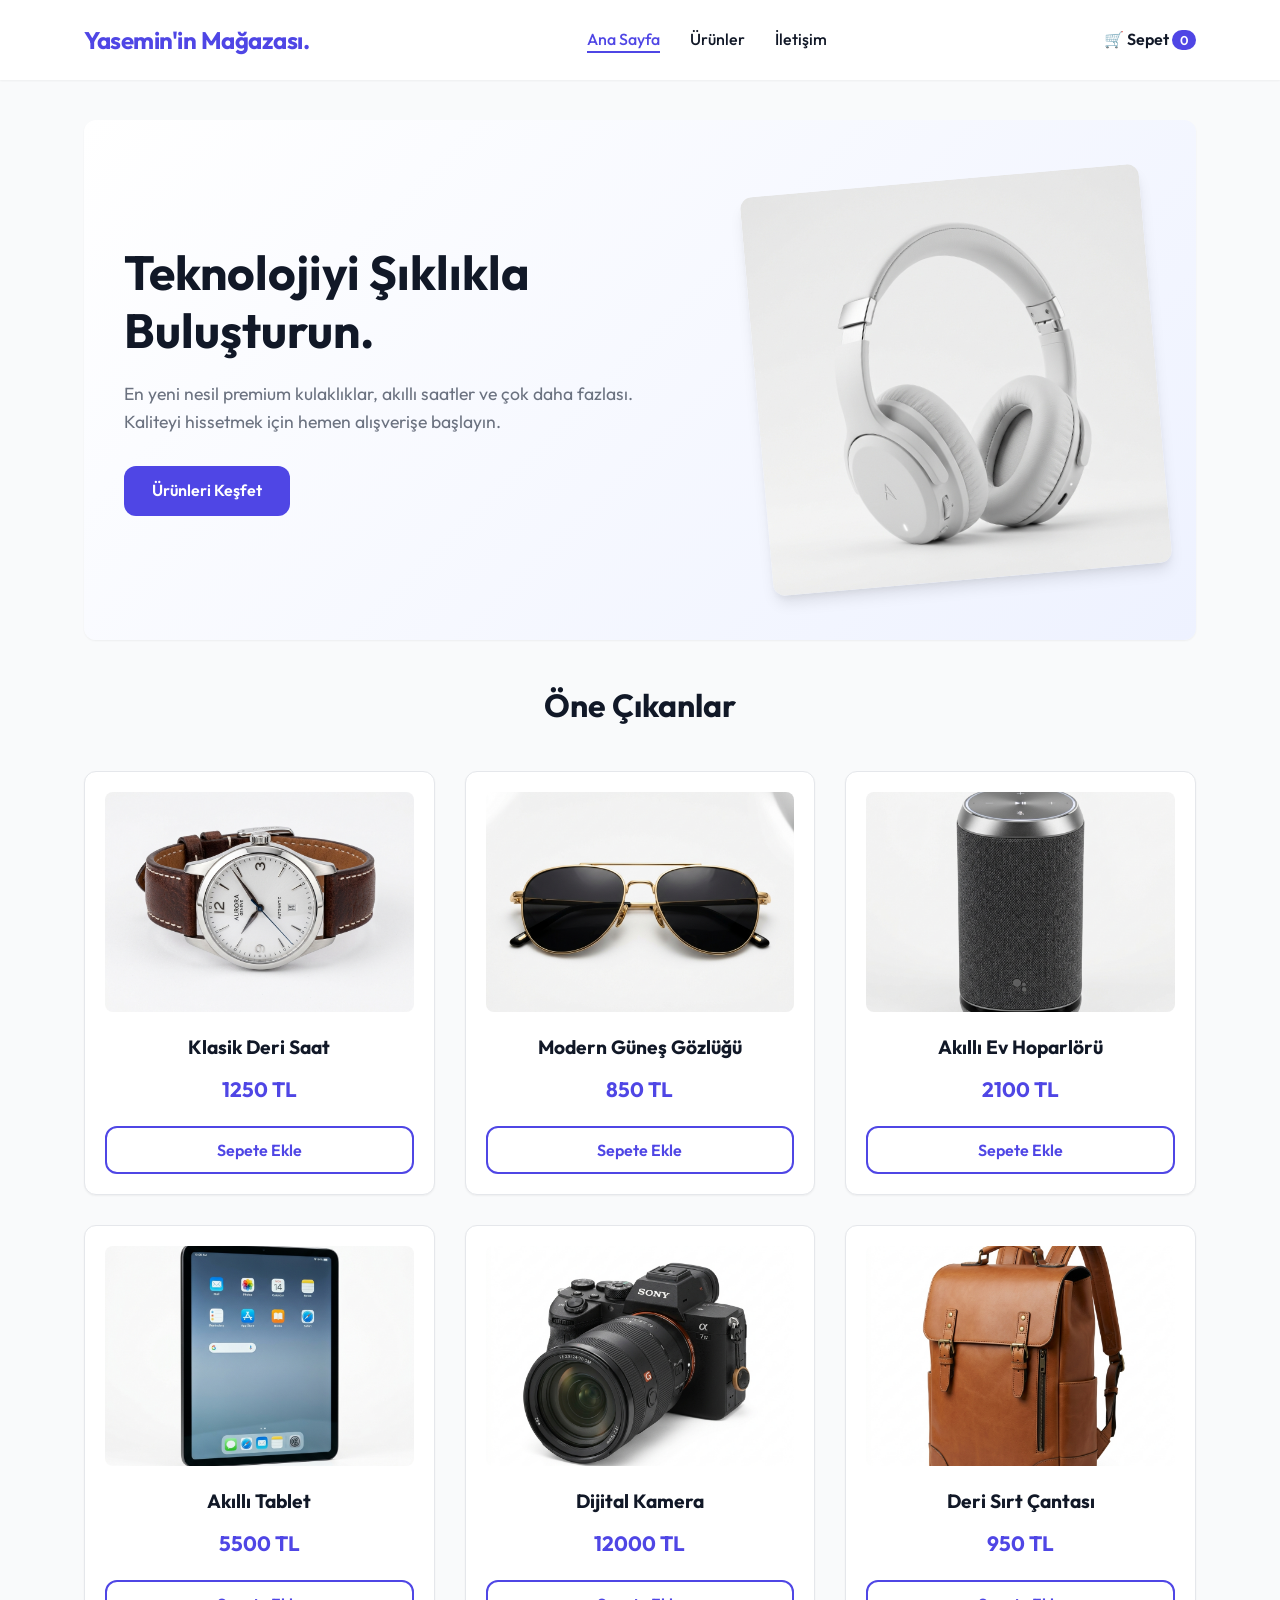
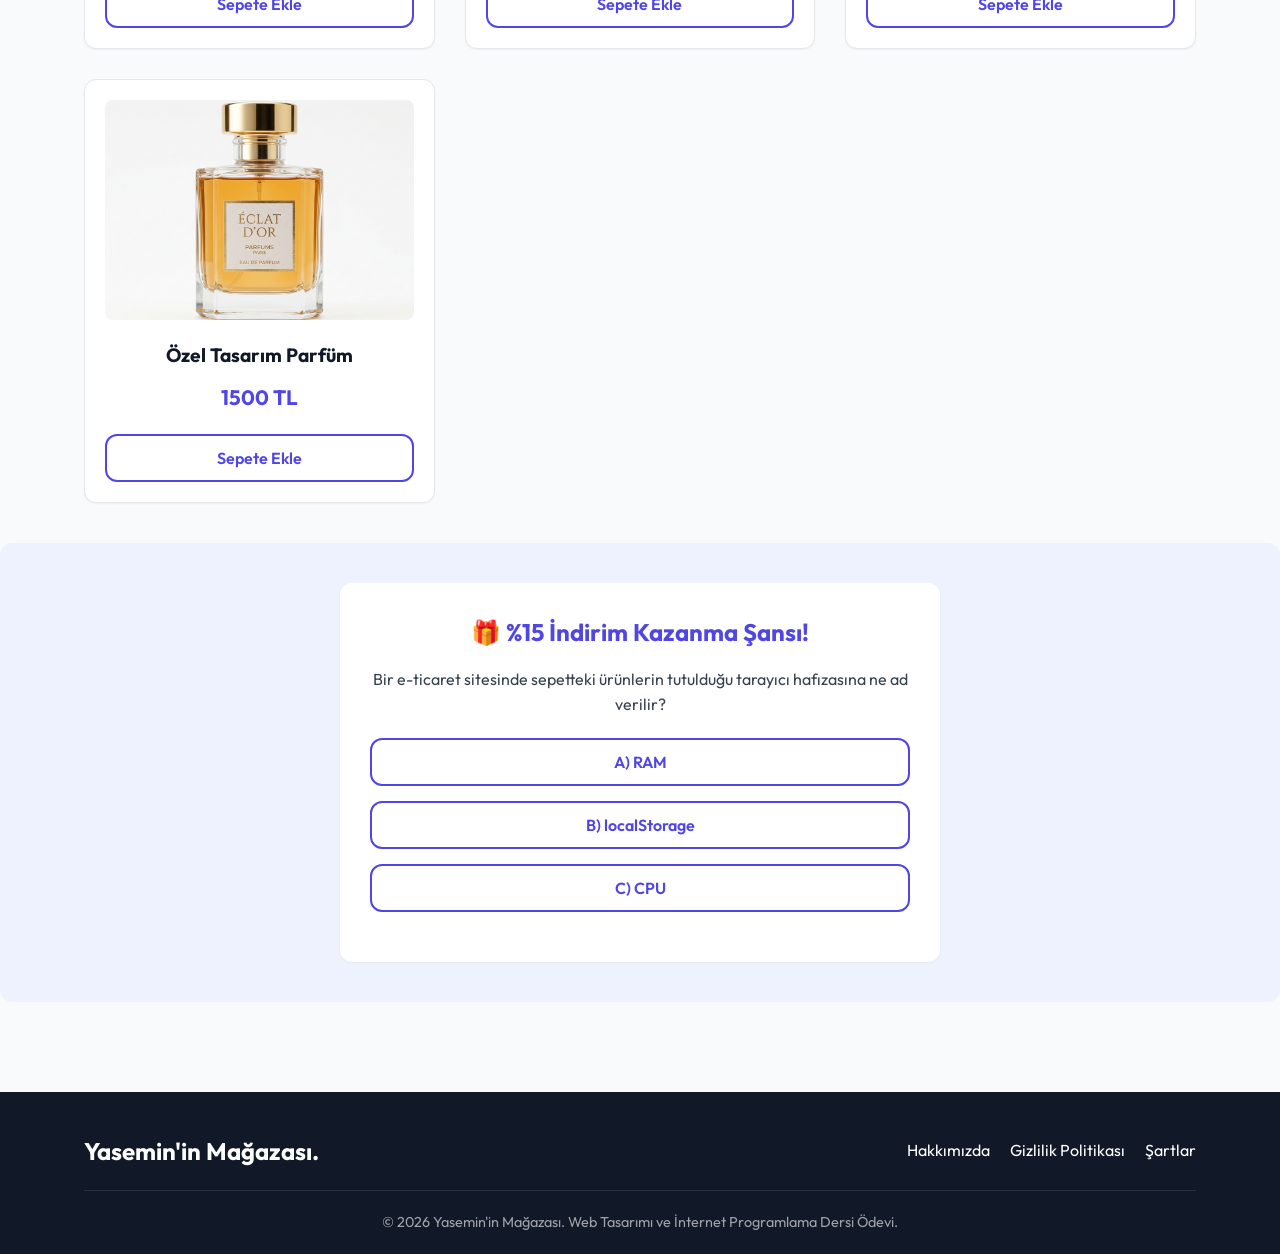
<file: index.html>
<!DOCTYPE html>
<html lang="tr">
<head>
    <meta charset="UTF-8">
    <meta name="viewport" content="width=device-width, initial-scale=1.0">
    <meta name="description" content="Modern E-Ticaret Sitesi - En iyi ürünler en uygun fiyatlarla.">
    <title>Yasemin'in Mağazası | Modern E-Ticaret</title>
    <!-- Harici CSS dosyamızı bağlıyoruz -->
    <link rel="stylesheet" href="styles/style.css">
</head>
<body>

    <!-- Üst Menü (Navbar) -->
    <header>
        <div class="container navbar">
            <div class="logo">
                <a href="index.html">Yasemin'in Mağazası.</a>
            </div>
            
            <nav>
                <ul class="nav-links">
                    <li><a href="index.html" class="active">Ana Sayfa</a></li>
                    <li><a href="pages/urunler.html">Ürünler</a></li>
                    <li><a href="pages/iletisim.html">İletişim</a></li>
                </ul>
            </nav>
            
            <div class="cart-icon">
                <a href="pages/sepet.html">🛒 Sepet <span id="cart-count">0</span></a>
            </div>
        </div>
    </header>

    <!-- Ana İçerik -->
    <main>
        <div class="container">
            <!-- Kahraman (Hero) Bölümü -->
            <section class="hero">
                <div class="hero-content">
                    <h1>Teknolojiyi Şıklıkla Buluşturun.</h1>
                    <p>En yeni nesil premium kulaklıklar, akıllı saatler ve çok daha fazlası. Kaliteyi hissetmek için hemen alışverişe başlayın.</p>
                    <a href="pages/urunler.html" class="btn btn-primary">Ürünleri Keşfet</a>
                </div>
                <div class="hero-image">
                    <!-- Ürettiğimiz kulaklık görselini kullanıyoruz -->
                    <img src="img/kulaklik.png" alt="Premium Kulaklık">
                </div>
            </section>

            <!-- Öne Çıkan Ürünler (Küçük Grid) -->
            <section class="featured-products">
                <h2 class="section-title">Öne Çıkanlar</h2>
                <div class="product-grid">
                    
                    <!-- Ürün 1 -->
                    <div class="product-card">
                        <img src="img/saat.png" alt="Klasik Saat" class="product-image">
                        <div class="product-info">
                            <h3>Klasik Deri Saat</h3>
                            <div class="product-price">1250 TL</div>
                            <!-- Sepete ekleme fonksiyonunu (JS) tetikleyen buton -->
                            <button class="btn btn-outline add-to-cart-btn" data-name="Klasik Deri Saat" data-price="1250" data-image="saat.png">Sepete Ekle</button>
                        </div>
                    </div>

                    <!-- Ürün 2 -->
                    <div class="product-card">
                        <img src="img/gozluk.png" alt="Güneş Gözlüğü" class="product-image">
                        <div class="product-info">
                            <h3>Modern Güneş Gözlüğü</h3>
                            <div class="product-price">850 TL</div>
                            <button class="btn btn-outline add-to-cart-btn" data-name="Modern Güneş Gözlüğü" data-price="850" data-image="gozluk.png">Sepete Ekle</button>
                        </div>
                    </div>

                    <!-- Ürün 3 -->
                    <div class="product-card">
                        <img src="img/hoparlor.png" alt="Akıllı Hoparlör" class="product-image">
                        <div class="product-info">
                            <h3>Akıllı Ev Hoparlörü</h3>
                            <div class="product-price">2100 TL</div>
                            <button class="btn btn-outline add-to-cart-btn" data-name="Akıllı Ev Hoparlörü" data-price="2100" data-image="hoparlor.png">Sepete Ekle</button>
                        </div>
                    </div>

                    <!-- Yeni Ürünler -->
                <div class="product-card">
                    <img src="img/tablet.png" alt="Akıllı Tablet" class="product-image">
                    <div class="product-info">
                        <h3>Akıllı Tablet</h3>
                        <div class="product-price">5500 TL</div>
                        <button class="btn btn-outline add-to-cart-btn" data-name="Akıllı Tablet" data-price="5500" data-image="tablet.png">Sepete Ekle</button>
                    </div>
                </div>

                <div class="product-card">
                    <img src="img/kamera.png" alt="Dijital Kamera" class="product-image">
                    <div class="product-info">
                        <h3>Dijital Kamera</h3>
                        <div class="product-price">12000 TL</div>
                        <button class="btn btn-outline add-to-cart-btn" data-name="Dijital Kamera" data-price="12000" data-image="kamera.png">Sepete Ekle</button>
                    </div>
                </div>

                <div class="product-card">
                    <img src="img/canta.png" alt="Deri Sırt Çantası" class="product-image">
                    <div class="product-info">
                        <h3>Deri Sırt Çantası</h3>
                        <div class="product-price">950 TL</div>
                        <button class="btn btn-outline add-to-cart-btn" data-name="Deri Sırt Çantası" data-price="950" data-image="canta.png">Sepete Ekle</button>
                    </div>
                </div>

                <div class="product-card">
                    <img src="img/parfum.png" alt="Özel Tasarım Parfüm" class="product-image">
                    <div class="product-info">
                        <h3>Özel Tasarım Parfüm</h3>
                        <div class="product-price">1500 TL</div>
                        <button class="btn btn-outline add-to-cart-btn" data-name="Özel Tasarım Parfüm" data-price="1500" data-image="parfum.png">Sepete Ekle</button>
                    </div>
                </div>
            </div>
            </section>
        </div>
            <section class="quiz-section">
                <div class="container">
                    <div class="quiz-container">
                        <h2>🎁 %15 İndirim Kazanma Şansı!</h2>
                        <p id="quiz-question">Bir e-ticaret sitesinde sepetteki ürünlerin tutulduğu tarayıcı hafızasına ne ad verilir?</p>
                        <div class="quiz-options">
                            <button class="btn btn-outline quiz-btn" data-answer="A">A) RAM</button>
                            <button class="btn btn-outline quiz-btn" data-answer="B">B) localStorage</button>
                            <button class="btn btn-outline quiz-btn" data-answer="C">C) CPU</button>
                        </div>
                        <div id="quiz-result" class="quiz-result"></div>
                    </div>
                </div>
            </section>
    </main>

    <!-- Alt Bilgi (Footer) -->
    <footer>
        <div class="container">
            <div class="footer-content">
                <div class="footer-logo">Yasemin'in Mağazası.</div>
                <div class="footer-links">
                    <a href="#">Hakkımızda</a>
                    <a href="#">Gizlilik Politikası</a>
                    <a href="#">Şartlar</a>
                </div>
            </div>
            <div class="footer-bottom">
                &copy; 2026 Yasemin'in Mağazası. Web Tasarımı ve İnternet Programlama Dersi Ödevi.
            </div>
        </div>
    </footer>

    <!-- Harici JavaScript dosyamızı sayfanın en altında bağlıyoruz -->
    <script src="scripts/myscript.js"></script>
</body>
</html>
</file>
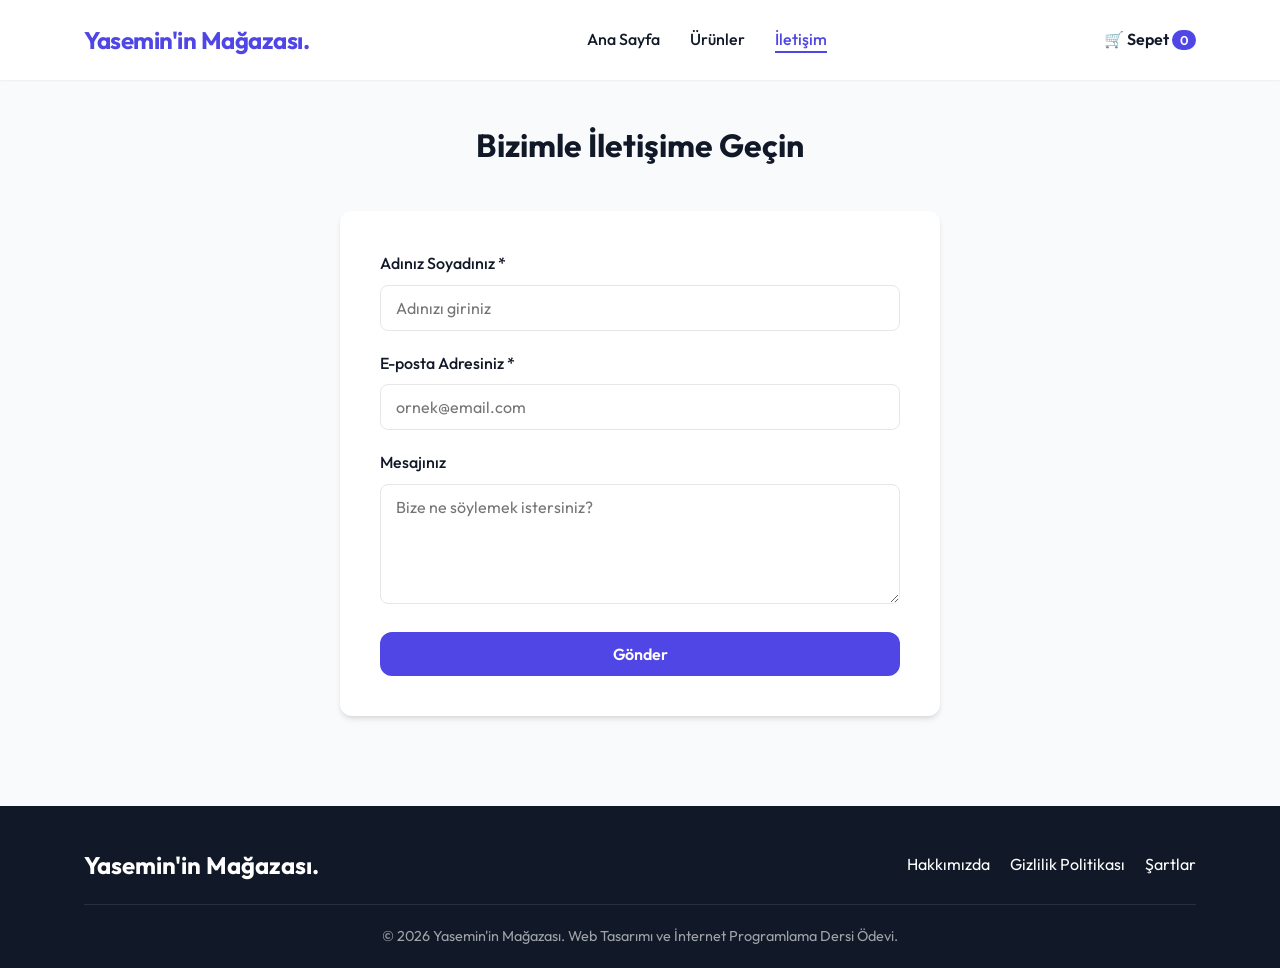
<file: pages/iletisim.html>
<!DOCTYPE html>
<html lang="tr">
<head>
    <meta charset="UTF-8">
    <meta name="viewport" content="width=device-width, initial-scale=1.0">
    <title>İletişim | Yasemin'in Mağazası</title>
    <link rel="stylesheet" href="../styles/style.css">
</head>
<body>

    <header>
        <div class="container navbar">
            <div class="logo">
                <a href="../index.html">Yasemin'in Mağazası.</a>
            </div>
            
            <nav>
                <ul class="nav-links">
                    <li><a href="../index.html">Ana Sayfa</a></li>
                    <li><a href="urunler.html">Ürünler</a></li>
                    <li><a href="iletisim.html" class="active">İletişim</a></li>
                </ul>
            </nav>
            
            <div class="cart-icon">
                <a href="sepet.html">🛒 Sepet <span id="cart-count">0</span></a>
            </div>
        </div>
    </header>

    <main>
        <div class="container">
            <h1 class="section-title">Bizimle İletişime Geçin</h1>
            
            <div class="contact-wrapper">
                <!-- Form gönderildiğinde myscript.js içindeki validateForm fonksiyonu çalışacak -->
                <form id="contact-form">
                    
                    <div class="form-group">
                        <label for="name">Adınız Soyadınız *</label>
                        <!-- 'required' niteliği ile HTML5 doğrulamasını da ekleyebiliriz ama JS ile de kontrol ediyoruz -->
                        <input type="text" id="name" name="name" placeholder="Adınızı giriniz">
                    </div>

                    <div class="form-group">
                        <label for="email">E-posta Adresiniz *</label>
                        <input type="email" id="email" name="email" placeholder="ornek@email.com">
                    </div>

                    <div class="form-group">
                        <label for="message">Mesajınız</label>
                        <textarea id="message" name="message" placeholder="Bize ne söylemek istersiniz?"></textarea>
                    </div>

                    <button type="submit" class="btn btn-primary btn-submit">Gönder</button>
                    
                </form>
            </div>
        </div>
    </main>

    <footer>
        <div class="container">
            <div class="footer-content">
                <div class="footer-logo">Yasemin'in Mağazası.</div>
                <div class="footer-links">
                    <a href="#">Hakkımızda</a>
                    <a href="#">Gizlilik Politikası</a>
                    <a href="#">Şartlar</a>
                </div>
            </div>
            <div class="footer-bottom">
                &copy; 2026 Yasemin'in Mağazası. Web Tasarımı ve İnternet Programlama Dersi Ödevi.
            </div>
        </div>
    </footer>

    <!-- JS dosyasının yolu -->
    <script src="../scripts/myscript.js"></script>
</body>
</html>
</file>
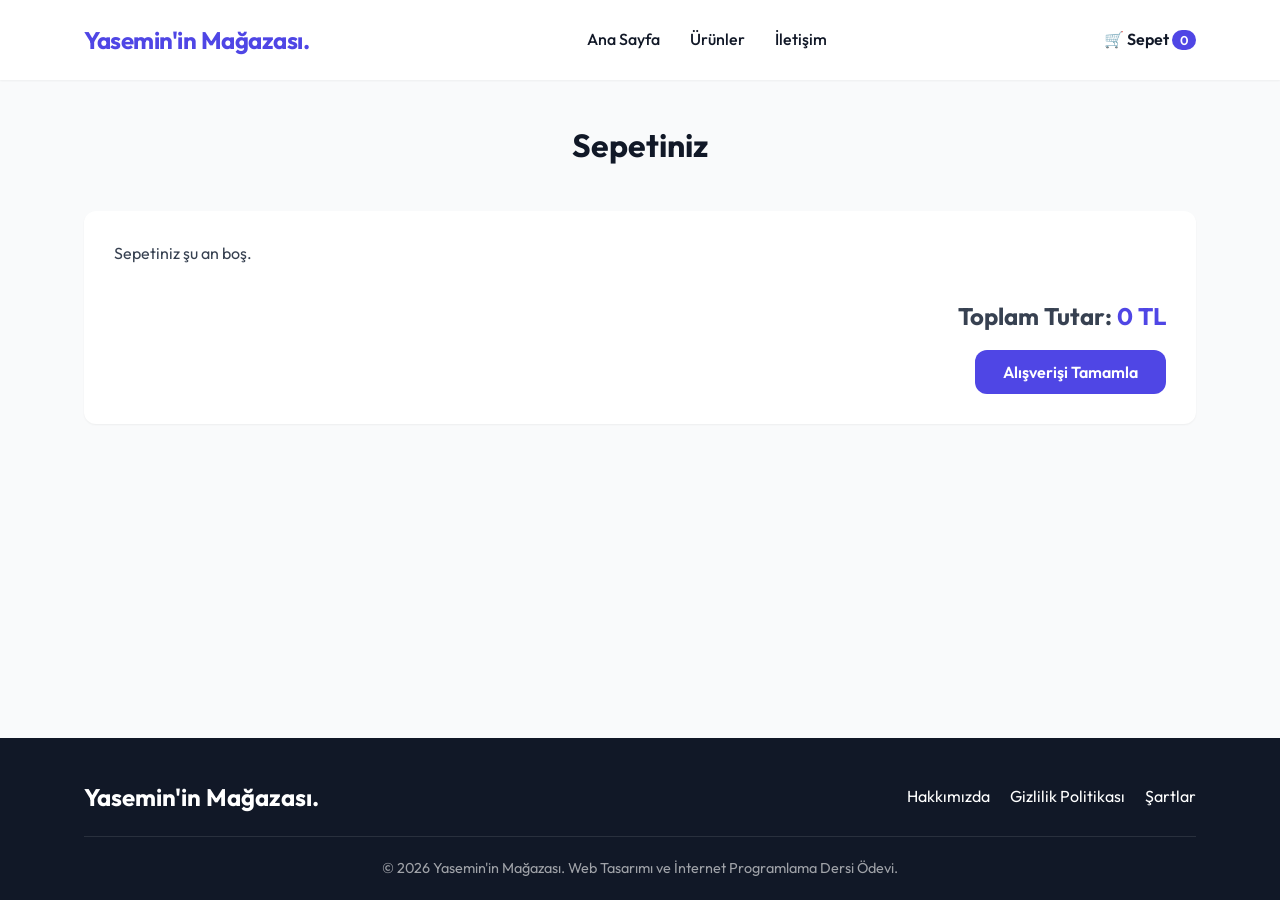
<file: pages/sepet.html>
<!DOCTYPE html>
<html lang="tr">
<head>
    <meta charset="UTF-8">
    <meta name="viewport" content="width=device-width, initial-scale=1.0">
    <title>Sepetim | Yasemin'in Mağazası</title>
    <link rel="stylesheet" href="../styles/style.css">
</head>
<body>

    <header>
        <div class="container navbar">
            <div class="logo">
                <a href="../index.html">Yasemin'in Mağazası.</a>
            </div>
            
            <nav>
                <ul class="nav-links">
                    <li><a href="../index.html">Ana Sayfa</a></li>
                    <li><a href="urunler.html">Ürünler</a></li>
                    <li><a href="iletisim.html">İletişim</a></li>
                </ul>
            </nav>
            
            <div class="cart-icon">
                <a href="sepet.html" class="active">🛒 Sepet <span id="cart-count">0</span></a>
            </div>
        </div>
    </header>

    <main>
        <div class="container">
            <h1 class="section-title">Sepetiniz</h1>
            
            <div class="cart-container">
                <!-- Sepetteki ürünler javascript (myscript.js) tarafından buraya eklenecektir -->
                <div id="cart-items">
                    <!-- Sepet boşsa veya yükleniyorsa varsayılan mesaj -->
                    <p>Sepetiniz yükleniyor...</p>
                </div>
                
                <!-- Sepet Toplamı -->
                <div class="cart-summary">
                    <h3>Toplam Tutar: <span id="cart-total">0 TL</span></h3>
                    <button class="btn btn-primary" id="checkout-btn">Alışverişi Tamamla</button>
                </div>
            </div>
        </div>
    </main>

    <footer>
        <div class="container">
            <div class="footer-content">
                <div class="footer-logo">Yasemin'in Mağazası.</div>
                <div class="footer-links">
                    <a href="#">Hakkımızda</a>
                    <a href="#">Gizlilik Politikası</a>
                    <a href="#">Şartlar</a>
                </div>
            </div>
            <div class="footer-bottom">
                &copy; 2026 Yasemin'in Mağazası. Web Tasarımı ve İnternet Programlama Dersi Ödevi.
            </div>
        </div>
    </footer>

    <!-- JS dosyamızı bağlıyoruz. Sepet işlemleri bu dosyada gerçekleşir. -->
    <script src="../scripts/myscript.js"></script>
</body>
</html>
</file>
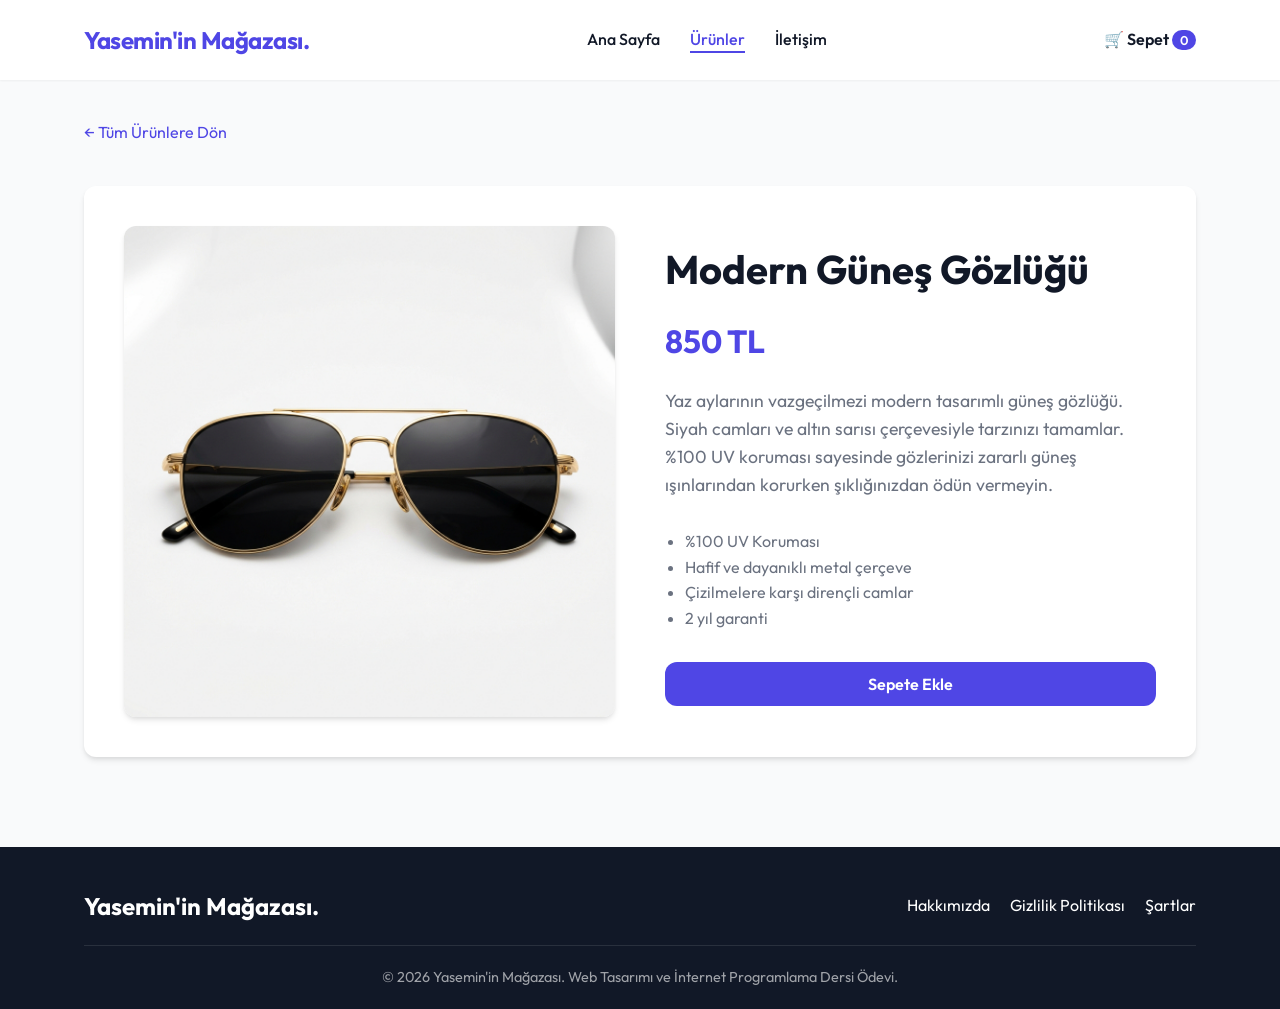
<file: pages/urun-detay.html>
<!DOCTYPE html>
<html lang="tr">
<head>
    <meta charset="UTF-8">
    <meta name="viewport" content="width=device-width, initial-scale=1.0">
    <title>Modern Güneş Gözlüğü Detayı | Yasemin'in Mağazası</title>
    <!-- CSS dosyasının yolu "../" ile başlıyor çünkü pages klasörü içindeyiz -->
    <link rel="stylesheet" href="../styles/style.css">
</head>
<body>

    <header>
        <div class="container navbar">
            <div class="logo">
                <a href="../index.html">Yasemin'in Mağazası.</a>
            </div>
            
            <nav>
                <ul class="nav-links">
                    <li><a href="../index.html">Ana Sayfa</a></li>
                    <li><a href="urunler.html" class="active">Ürünler</a></li>
                    <li><a href="iletisim.html">İletişim</a></li>
                </ul>
            </nav>
            
            <div class="cart-icon">
                <a href="sepet.html">🛒 Sepet <span id="cart-count">0</span></a>
            </div>
        </div>
    </header>

    <main>
        <div class="container">
            <!-- Üst kısımdaki geri dönüş linki -->
            <a href="urunler.html" class="back-link">&larr; Tüm Ürünlere Dön</a>
            
            <div class="product-detail-wrapper">
                <div class="product-detail-image">
                    <!-- Ürün Görseli -->
                    <img src="../img/gozluk.png" alt="Modern Güneş Gözlüğü">
                </div>
                
                <div class="product-detail-info">
                    <h2>Modern Güneş Gözlüğü</h2>
                    <div class="price">850 TL</div>
                    
                    <p>
                        Yaz aylarının vazgeçilmezi modern tasarımlı güneş gözlüğü. 
                        Siyah camları ve altın sarısı çerçevesiyle tarzınızı tamamlar. 
                        %100 UV koruması sayesinde gözlerinizi zararlı güneş ışınlarından 
                        korurken şıklığınızdan ödün vermeyin.
                    </p>

                    <!-- Özellikler listesi -->
                    <ul class="feature-list">
                        <li>%100 UV Koruması</li>
                        <li>Hafif ve dayanıklı metal çerçeve</li>
                        <li>Çizilmelere karşı dirençli camlar</li>
                        <li>2 yıl garanti</li>
                    </ul>

                    <!-- Sepete Ekle Butonu -->
                    <button class="btn btn-primary btn-block add-to-cart-btn" data-name="Modern Güneş Gözlüğü" data-price="850" data-image="gozluk.png">Sepete Ekle</button>
                </div>
            </div>
        </div>
    </main>

    <footer>
        <div class="container">
            <div class="footer-content">
                <div class="footer-logo">Yasemin'in Mağazası.</div>
                <div class="footer-links">
                    <a href="#">Hakkımızda</a>
                    <a href="#">Gizlilik Politikası</a>
                    <a href="#">Şartlar</a>
                </div>
            </div>
            <div class="footer-bottom">
                &copy; 2026 Yasemin'in Mağazası. Web Tasarımı ve İnternet Programlama Dersi Ödevi.
            </div>
        </div>
    </footer>

    <!-- JS dosyasının yolu -->
    <script src="../scripts/myscript.js"></script>
</body>
</html>
</file>
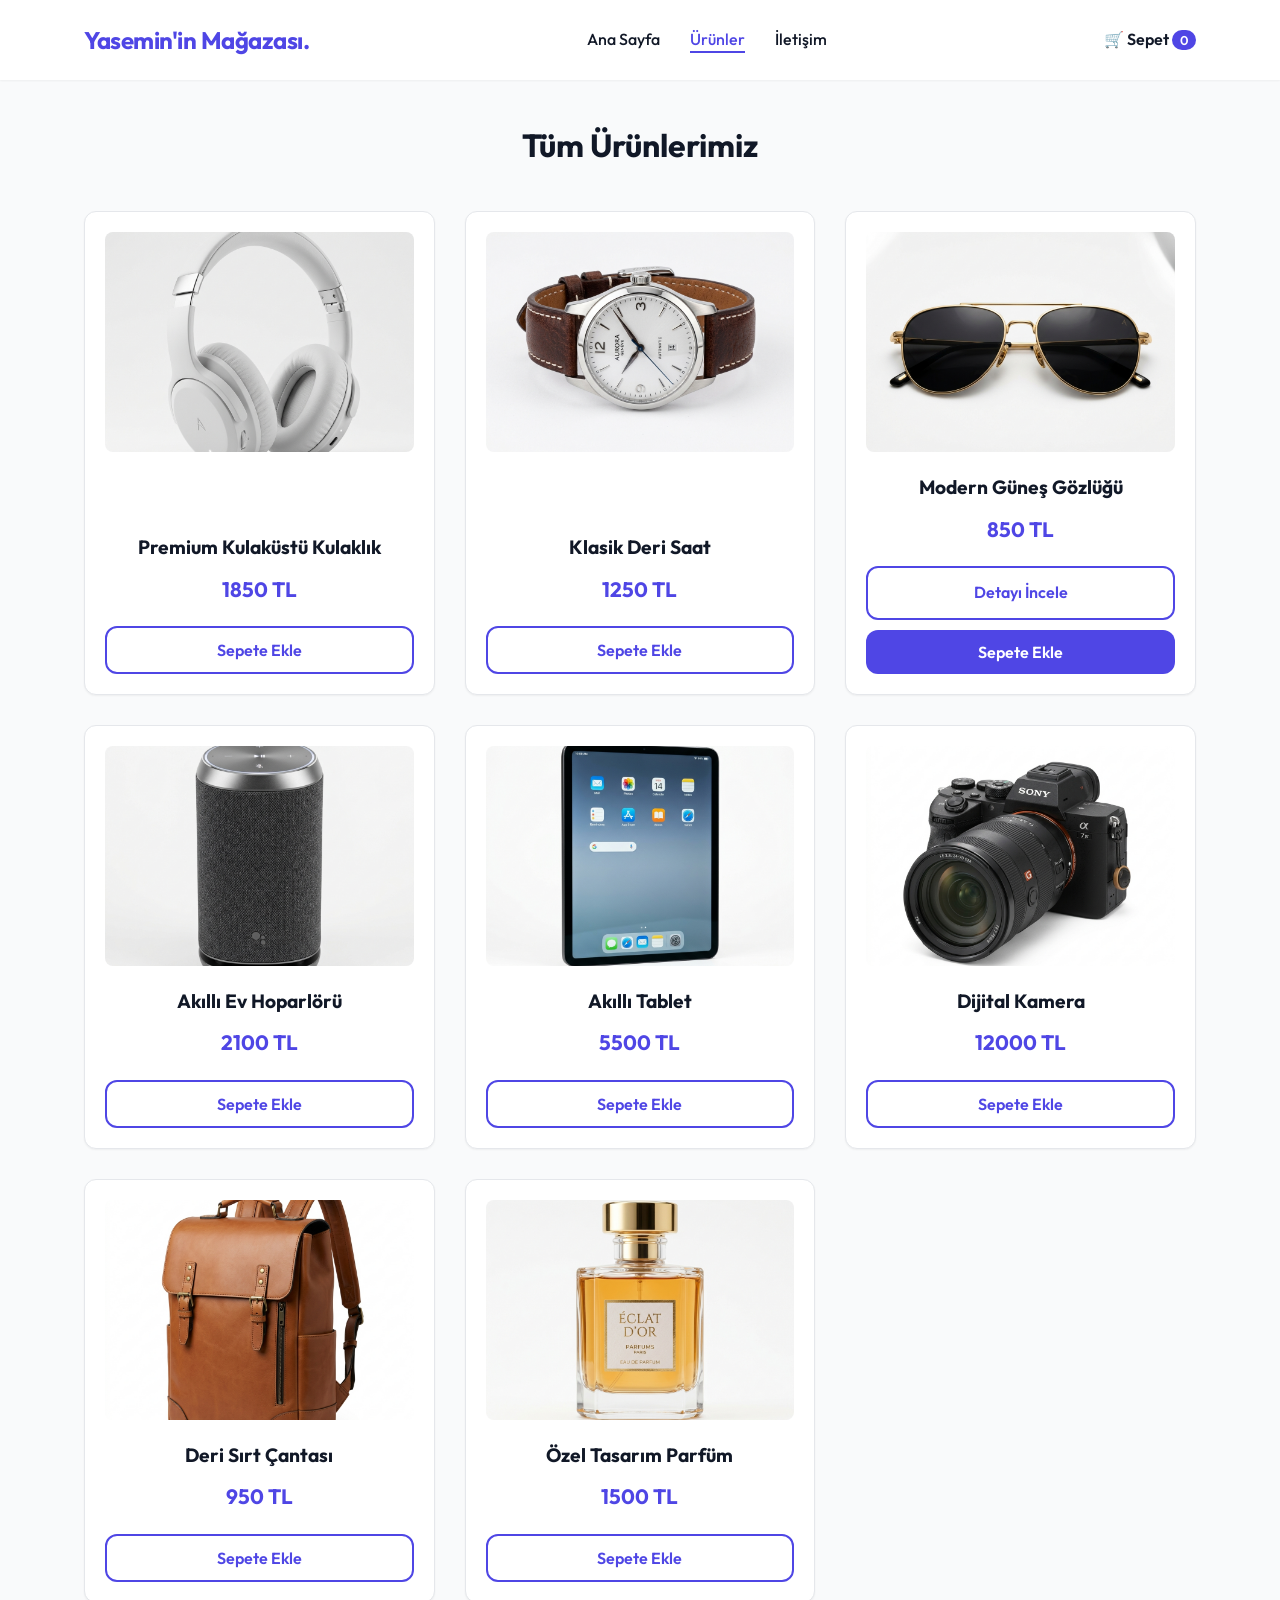
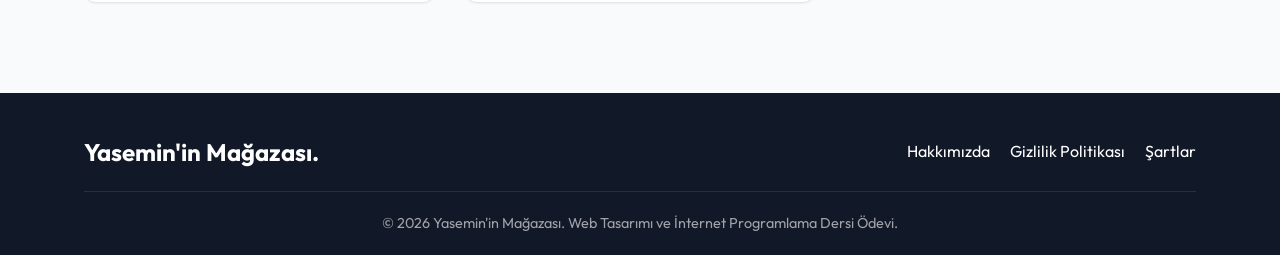
<file: pages/urunler.html>
<!DOCTYPE html>
<html lang="tr">
<head>
    <meta charset="UTF-8">
    <meta name="viewport" content="width=device-width, initial-scale=1.0">
    <title>Tüm Ürünler | Yasemin'in Mağazası</title>
    <!-- CSS dosyasının yolu "../" ile başlıyor çünkü pages klasörü içindeyiz -->
    <link rel="stylesheet" href="../styles/style.css">
</head>
<body>

    <header>
        <div class="container navbar">
            <div class="logo">
                <a href="../index.html">Yasemin'in Mağazası.</a>
            </div>
            
            <nav>
                <ul class="nav-links">
                    <li><a href="../index.html">Ana Sayfa</a></li>
                    <li><a href="urunler.html" class="active">Ürünler</a></li>
                    <li><a href="iletisim.html">İletişim</a></li>
                </ul>
            </nav>
            
            <div class="cart-icon">
                <a href="sepet.html">🛒 Sepet <span id="cart-count">0</span></a>
            </div>
        </div>
    </header>

    <main>
        <div class="container">
            <h1 class="section-title">Tüm Ürünlerimiz</h1>
            
            <div class="product-grid">
                <!-- Ürün 1 -->
                <div class="product-card">
                    <img src="../img/kulaklik.png" alt="Kulaklık" class="product-image">
                    <div class="product-info">
                        <h3>Premium Kulaküstü Kulaklık</h3>
                        <div class="product-price">1850 TL</div>
                        <button class="btn btn-outline add-to-cart-btn" data-name="Premium Kulaküstü Kulaklık" data-price="1850" data-image="kulaklik.png">Sepete Ekle</button>
                    </div>
                </div>

                <!-- Ürün 2 -->
                <div class="product-card">
                    <img src="../img/saat.png" alt="Klasik Saat" class="product-image">
                    <div class="product-info">
                        <h3>Klasik Deri Saat</h3>
                        <div class="product-price">1250 TL</div>
                        <button class="btn btn-outline add-to-cart-btn" data-name="Klasik Deri Saat" data-price="1250" data-image="saat.png">Sepete Ekle</button>
                    </div>
                </div>

                <!-- Ürün 3 -->
                <div class="product-card">
                    <img src="../img/gozluk.png" alt="Güneş Gözlüğü" class="product-image">
                    <div class="product-info">
                        <h3>Modern Güneş Gözlüğü</h3>
                        <div class="product-price">850 TL</div>
                        <!-- Ürün Detay sayfasına yönlendirme (örnek olması için bu ürüne ekliyoruz) -->
                        <a href="urun-detay.html" class="btn btn-outline btn-block mb-10">Detayı İncele</a>
                        <button class="btn btn-primary btn-block add-to-cart-btn" data-name="Modern Güneş Gözlüğü" data-price="850" data-image="gozluk.png">Sepete Ekle</button>
                    </div>
                </div>

                <!-- Ürün 4 -->
                <div class="product-card">
                    <img src="../img/hoparlor.png" alt="Akıllı Hoparlör" class="product-image">
                    <div class="product-info">
                        <h3>Akıllı Ev Hoparlörü</h3>
                        <div class="product-price">2100 TL</div>
                        <button class="btn btn-outline add-to-cart-btn" data-name="Akıllı Ev Hoparlörü" data-price="2100" data-image="hoparlor.png">Sepete Ekle</button>
                    </div>
                </div>

                <!-- Yeni Ürünler -->
                <div class="product-card">
                    <img src="../img/tablet.png" alt="Akıllı Tablet" class="product-image">
                    <div class="product-info">
                        <h3>Akıllı Tablet</h3>
                        <div class="product-price">5500 TL</div>
                        <button class="btn btn-outline add-to-cart-btn" data-name="Akıllı Tablet" data-price="5500" data-image="tablet.png">Sepete Ekle</button>
                    </div>
                </div>

                <div class="product-card">
                    <img src="../img/kamera.png" alt="Dijital Kamera" class="product-image">
                    <div class="product-info">
                        <h3>Dijital Kamera</h3>
                        <div class="product-price">12000 TL</div>
                        <button class="btn btn-outline add-to-cart-btn" data-name="Dijital Kamera" data-price="12000" data-image="kamera.png">Sepete Ekle</button>
                    </div>
                </div>

                <div class="product-card">
                    <img src="../img/canta.png" alt="Deri Sırt Çantası" class="product-image">
                    <div class="product-info">
                        <h3>Deri Sırt Çantası</h3>
                        <div class="product-price">950 TL</div>
                        <button class="btn btn-outline add-to-cart-btn" data-name="Deri Sırt Çantası" data-price="950" data-image="canta.png">Sepete Ekle</button>
                    </div>
                </div>

                <div class="product-card">
                    <img src="../img/parfum.png" alt="Özel Tasarım Parfüm" class="product-image">
                    <div class="product-info">
                        <h3>Özel Tasarım Parfüm</h3>
                        <div class="product-price">1500 TL</div>
                        <button class="btn btn-outline add-to-cart-btn" data-name="Özel Tasarım Parfüm" data-price="1500" data-image="parfum.png">Sepete Ekle</button>
                    </div>
                </div>
            </div>
        </div>
    </main>

    <footer>
        <div class="container">
            <div class="footer-content">
                <div class="footer-logo">Yasemin'in Mağazası.</div>
                <div class="footer-links">
                    <a href="#">Hakkımızda</a>
                    <a href="#">Gizlilik Politikası</a>
                    <a href="#">Şartlar</a>
                </div>
            </div>
            <div class="footer-bottom">
                &copy; 2026 Yasemin'in Mağazası. Web Tasarımı ve İnternet Programlama Dersi Ödevi.
            </div>
        </div>
    </footer>

    <!-- JS dosyasının yolu -->
    <script src="../scripts/myscript.js"></script>
</body>
</html>
</file>
<file: styles/style.css>
@import url('https://fonts.googleapis.com/css2?family=Outfit:wght@300;400;500;600;700&display=swap');

/* --- Değişkenler (Renk ve Font Ayarları) --- */
:root {
    --primary-color: #4F46E5;
    --primary-hover: #4338CA;
    --secondary-color: #111827;
    --background-color: #F9FAFB;
    --card-bg: #FFFFFF;
    --text-main: #374151;
    --text-muted: #6B7280;
    --border-color: #E5E7EB;
    --danger-color: #EF4444;
    --font-family: 'Outfit', sans-serif;
    --transition-speed: 0.3s;
    --border-radius: 12px;
    --shadow-sm: 0 1px 2px 0 rgba(0, 0, 0, 0.05);
    --shadow-md: 0 4px 6px -1px rgba(0, 0, 0, 0.1), 0 2px 4px -1px rgba(0, 0, 0, 0.06);
    --shadow-lg: 0 10px 15px -3px rgba(0, 0, 0, 0.1), 0 4px 6px -2px rgba(0, 0, 0, 0.05);
}

/* --- Genel Sıfırlama (Reset) --- */
* {
    margin: 0;
    padding: 0;
    box-sizing: border-box;
}

body {
    font-family: var(--font-family);
    background-color: var(--background-color);
    color: var(--text-main);
    line-height: 1.6;
    display: flex;
    flex-direction: column;
    min-height: 100vh;
}

a {
    text-decoration: none;
    color: inherit;
    transition: color var(--transition-speed) ease;
}

ul {
    list-style: none;
}

img {
    max-width: 100%;
    height: auto;
    display: block;
}

/* --- Genel Düzen (Layout) --- */
.container {
    width: 90%;
    max-width: 1200px;
    margin: 0 auto;
    padding: 0 20px;
}

main {
    flex-grow: 1;
    padding: 40px 0;
}

/* --- Başlık (Header / Navbar) --- */
header {
    background-color: var(--card-bg);
    box-shadow: var(--shadow-sm);
    position: sticky;
    top: 0;
    z-index: 100;
}

.navbar {
    display: flex;
    justify-content: space-between;
    align-items: center;
    height: 80px;
}

.logo a {
    font-size: 1.5rem;
    font-weight: 700;
    color: var(--primary-color);
    letter-spacing: -0.5px;
}

.nav-links {
    display: flex;
    gap: 30px;
}

.nav-links li a {
    font-weight: 500;
    font-size: 1rem;
    color: var(--secondary-color);
    position: relative;
}

.nav-links li a:hover,
.nav-links li a.active {
    color: var(--primary-color);
}

.nav-links li a::after {
    content: '';
    position: absolute;
    width: 0;
    height: 2px;
    bottom: -4px;
    left: 0;
    background-color: var(--primary-color);
    transition: width var(--transition-speed) ease;
}

.nav-links li a:hover::after,
.nav-links li a.active::after {
    width: 100%;
}

.cart-icon {
    position: relative;
    font-weight: 600;
    color: var(--secondary-color);
    display: flex;
    align-items: center;
    gap: 5px;
}

.cart-icon span#cart-count {
    background-color: var(--primary-color);
    color: white;
    font-size: 0.8rem;
    padding: 2px 8px;
    border-radius: 20px;
}

.menu-toggle {
    display: none;
    cursor: pointer;
    font-size: 1.5rem;
}

/* --- Kahraman (Hero) Bölümü --- */
.hero {
    background: linear-gradient(135deg, var(--card-bg) 0%, #EEF2FF 100%);
    border-radius: var(--border-radius);
    padding: 60px 40px;
    display: flex;
    align-items: center;
    justify-content: space-between;
    margin-bottom: 40px;
    box-shadow: var(--shadow-sm);
}

.hero-content {
    max-width: 50%;
}

.hero-content h1 {
    font-size: 3rem;
    font-weight: 700;
    color: var(--secondary-color);
    margin-bottom: 20px;
    line-height: 1.2;
}

.hero-content p {
    font-size: 1.1rem;
    color: var(--text-muted);
    margin-bottom: 30px;
}

.btn {
    display: inline-block;
    padding: 12px 28px;
    border-radius: var(--border-radius);
    font-weight: 600;
    text-align: center;
    cursor: pointer;
    transition: all var(--transition-speed) ease;
    border: none;
    font-family: var(--font-family);
    font-size: 1rem;
}

.btn-primary {
    background-color: var(--primary-color);
    color: white;
}

.btn-primary:hover {
    background-color: var(--primary-hover);
    transform: translateY(-2px);
    box-shadow: var(--shadow-md);
}

.hero-image img {
    max-width: 400px;
    border-radius: var(--border-radius);
    transform: rotate(-5deg);
    transition: transform var(--transition-speed) ease;
    box-shadow: var(--shadow-lg);
}

.hero-image img:hover {
    transform: rotate(0deg) scale(1.05);
}

/* --- Ürün Listeleme --- */
.section-title {
    text-align: center;
    font-size: 2rem;
    color: var(--secondary-color);
    margin-bottom: 40px;
}

.product-grid {
    display: grid;
    grid-template-columns: repeat(auto-fill, minmax(260px, 1fr));
    gap: 30px;
}

.product-card {
    background-color: var(--card-bg);
    border-radius: var(--border-radius);
    padding: 20px;
    text-align: center;
    box-shadow: var(--shadow-sm);
    transition: transform var(--transition-speed) ease, box-shadow var(--transition-speed) ease;
    display: flex;
    flex-direction: column;
    justify-content: space-between;
    border: 1px solid var(--border-color);
}

.product-card:hover {
    transform: translateY(-5px);
    box-shadow: var(--shadow-lg);
}

.product-image {
    width: 100%;
    height: 220px;
    object-fit: cover;
    border-radius: 8px;
    margin-bottom: 20px;
    background-color: #f3f4f6;
}

.product-info h3 {
    font-size: 1.2rem;
    color: var(--secondary-color);
    margin-bottom: 10px;
}

.product-price {
    font-size: 1.3rem;
    font-weight: 700;
    color: var(--primary-color);
    margin-bottom: 20px;
}

.btn-outline {
    background-color: transparent;
    border: 2px solid var(--primary-color);
    color: var(--primary-color);
    width: 100%;
}

.btn-outline:hover {
    background-color: var(--primary-color);
    color: white;
}

/* --- Ürün Detay --- */
.product-detail-wrapper {
    display: flex;
    gap: 50px;
    background-color: var(--card-bg);
    padding: 40px;
    border-radius: var(--border-radius);
    box-shadow: var(--shadow-md);
    margin-top: 20px;
}

.product-detail-image {
    flex: 1;
}

.product-detail-image img {
    border-radius: var(--border-radius);
    box-shadow: var(--shadow-md);
    width: 100%;
}

.product-detail-info {
    flex: 1;
    display: flex;
    flex-direction: column;
    justify-content: center;
}

.product-detail-info h2 {
    font-size: 2.5rem;
    color: var(--secondary-color);
    margin-bottom: 15px;
}

.product-detail-info .price {
    font-size: 2rem;
    font-weight: 700;
    color: var(--primary-color);
    margin-bottom: 20px;
}

.product-detail-info p {
    color: var(--text-muted);
    font-size: 1.1rem;
    margin-bottom: 30px;
}

/* --- Sepet --- */
.cart-container {
    background-color: var(--card-bg);
    padding: 30px;
    border-radius: var(--border-radius);
    box-shadow: var(--shadow-sm);
}

.cart-item {
    display: flex;
    align-items: center;
    justify-content: space-between;
    padding: 20px 0;
    border-bottom: 1px solid var(--border-color);
}

.cart-item-info {
    display: flex;
    align-items: center;
    gap: 20px;
}

.cart-item-info img {
    width: 80px;
    height: 80px;
    border-radius: 8px;
    object-fit: cover;
}

.cart-item-title {
    font-weight: 600;
    color: var(--secondary-color);
}

.cart-item-price {
    font-weight: 700;
}

.btn-remove {
    background-color: transparent;
    color: var(--danger-color);
    border: 1px solid var(--danger-color);
    padding: 6px 12px;
    border-radius: 6px;
    cursor: pointer;
    transition: all 0.2s ease;
}

.btn-remove:hover {
    background-color: var(--danger-color);
    color: white;
}

.cart-summary {
    margin-top: 30px;
    text-align: right;
}

.cart-summary h3 {
    font-size: 1.5rem;
    margin-bottom: 15px;
}

/* --- İletişim Formu --- */
.contact-wrapper {
    max-width: 600px;
    margin: 0 auto;
    background-color: var(--card-bg);
    padding: 40px;
    border-radius: var(--border-radius);
    box-shadow: var(--shadow-md);
}

.form-group {
    margin-bottom: 20px;
}

.form-group label {
    display: block;
    margin-bottom: 8px;
    font-weight: 500;
    color: var(--secondary-color);
}

.form-group input,
.form-group textarea {
    width: 100%;
    padding: 12px 15px;
    border: 1px solid var(--border-color);
    border-radius: 8px;
    font-family: var(--font-family);
    font-size: 1rem;
    transition: border-color var(--transition-speed) ease;
}

.form-group input:focus,
.form-group textarea:focus {
    outline: none;
    border-color: var(--primary-color);
}

.form-group textarea {
    resize: vertical;
    min-height: 120px;
}

.btn-submit {
    width: 100%;
}

/* --- Altbilgi (Footer) --- */
footer {
    background-color: var(--secondary-color);
    color: white;
    padding: 40px 0 20px;
    margin-top: 50px;
}

.footer-content {
    display: flex;
    justify-content: space-between;
    align-items: center;
    border-bottom: 1px solid rgba(255, 255, 255, 0.1);
    padding-bottom: 20px;
    margin-bottom: 20px;
}

.footer-logo {
    font-size: 1.5rem;
    font-weight: 700;
}

.footer-links {
    display: flex;
    gap: 20px;
}

.footer-links a:hover {
    color: var(--primary-color);
}

.footer-bottom {
    text-align: center;
    font-size: 0.9rem;
    color: rgba(255, 255, 255, 0.6);
}

/* --- Yardımcı Sınıflar (Utility Classes) - Inline Style yerine --- */
.btn-block {
    display: block;
    width: 100%;
}

.mb-10 {
    margin-bottom: 10px;
}

.back-link {
    color: var(--primary-color);
    display: inline-block;
    margin-bottom: 20px;
}

.feature-list {
    margin-bottom: 30px;
    padding-left: 20px;
    list-style-type: disc;
    color: var(--text-muted);
}

#cart-total {
    color: var(--primary-color);
}

/* --- Responsive --- */
@media (max-width: 768px) {
    .navbar {
        flex-direction: column;
        gap: 15px;
        height: auto;
        padding: 15px 0;
    }

    .nav-links {
        gap: 15px;
        flex-wrap: wrap;
        justify-content: center;
    }

    .hero {
        flex-direction: column;
        text-align: center;
        padding: 40px 20px;
    }

    .hero-content {
        max-width: 100%;
        margin-bottom: 30px;
    }

    .hero-image img {
        max-width: 100%;
        transform: none;
    }
    
    .hero-image img:hover {
        transform: none;
    }

    .product-detail-wrapper {
        flex-direction: column;
        padding: 20px;
    }

    .cart-item {
        flex-direction: column;
        gap: 15px;
        align-items: flex-start;
    }
    
    .cart-summary {
        text-align: center;
    }
    
    .footer-content {
        flex-direction: column;
        gap: 20px;
        text-align: center;
    }
}

/* --- Mini Quiz Uygulamas� --- */
.quiz-section {
    background-color: #EEF2FF;
    padding: 40px 0;
    margin-top: 40px;
    border-radius: var(--border-radius);
}
.quiz-container {
    text-align: center;
    max-width: 600px;
    margin: 0 auto;
    background: var(--card-bg);
    padding: 30px;
    border-radius: var(--border-radius);
    box-shadow: var(--shadow-sm);
}
.quiz-container h2 {
    color: var(--primary-color);
    margin-bottom: 15px;
}
.quiz-options {
    display: flex;
    justify-content: center;
    gap: 15px;
    margin-top: 20px;
    flex-wrap: wrap;
}
.quiz-result {
    margin-top: 20px;
    font-weight: bold;
    font-size: 1.1rem;
}
.quiz-success { color: #10B981; }
.quiz-error { color: var(--danger-color); }
.btn-success { background-color: #10B981; color: white; border-color: #10B981; }
.btn-error { background-color: var(--danger-color); color: white; border-color: var(--danger-color); }
</file>
